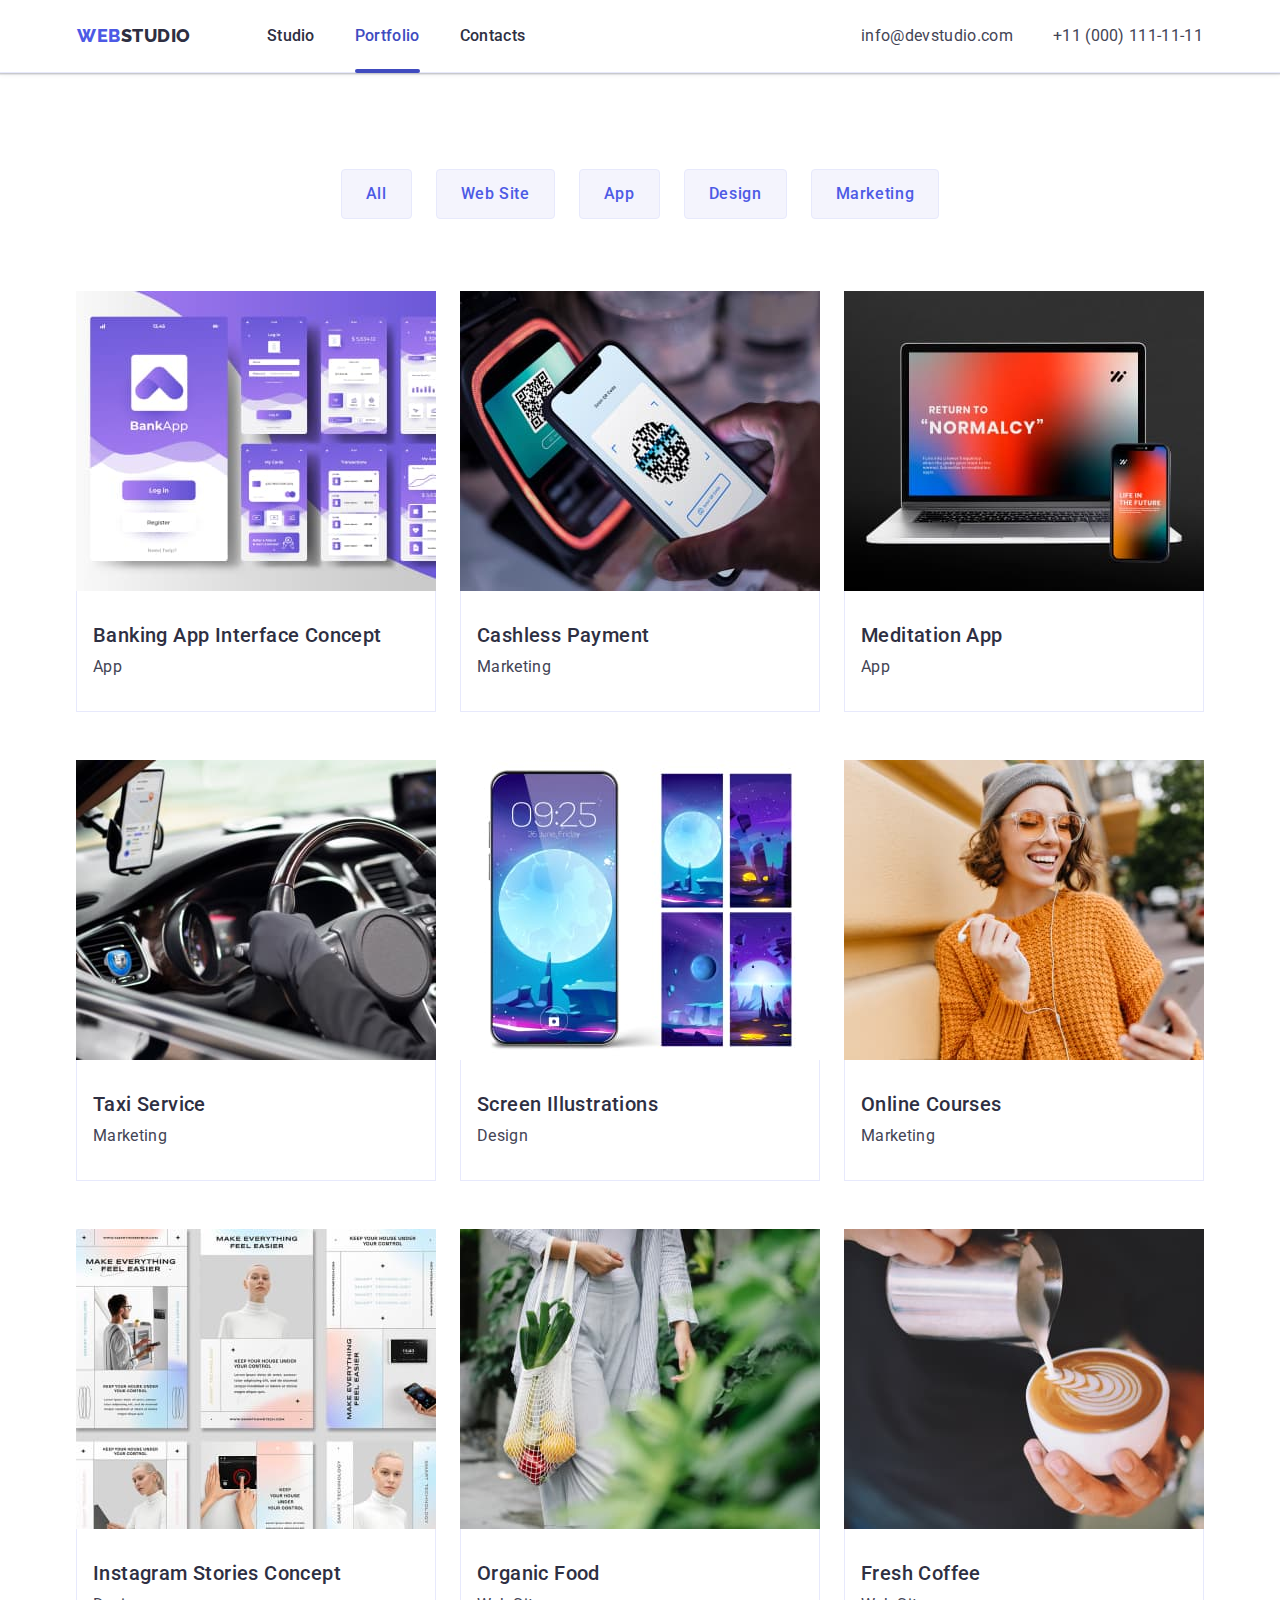
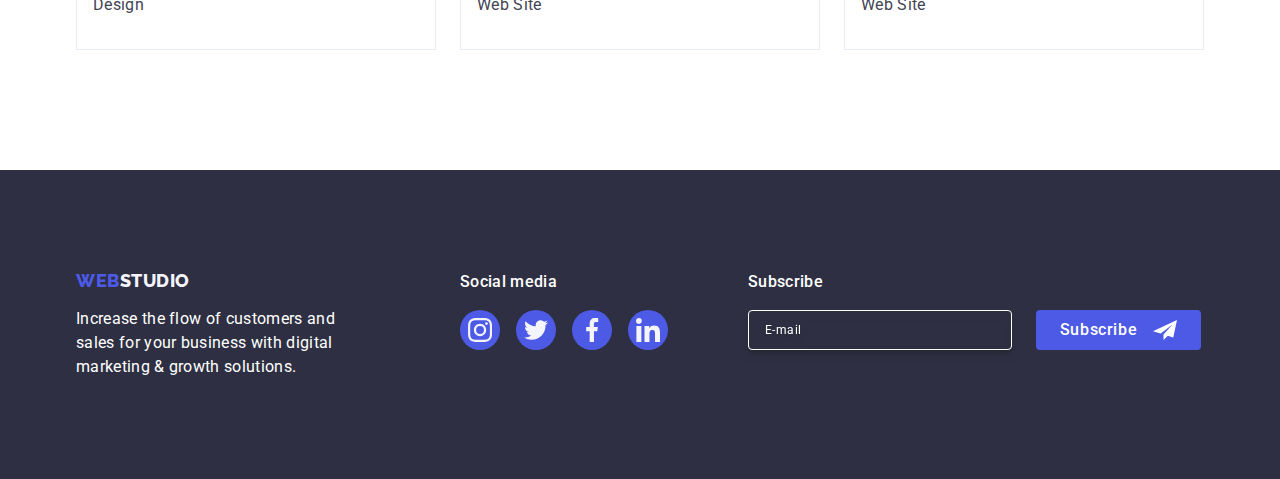
<file: portfolio.html>
<!DOCTYPE html>
<html lang="en">
  <head>
    <meta charset="UTF-8" />
    <meta http-equiv="X-UA-Compatible" content="IE=edge" />
    <meta name="viewport" content="width=device-width, initial-scale=1.0" />
    <title>Portfolio</title>
    <link rel="preconnect" href="https://fonts.googleapis.com" />
    <link rel="preconnect" href="https://fonts.gstatic.com" crossorigin />
    <link
      href="https://fonts.googleapis.com/css2?family=Raleway:wght@800&family=Roboto:wght@400;500;700;900&display=swap"
      rel="stylesheet"
    />
    <link rel="preconnect" href="https://fonts.gstatic.com" />
    <link
      rel="stylesheet"
      href="https://cdn.jsdelivr.net/npm/modern-normalize@1.1.0/modern-normalize.min.css"
    />
    <link rel="stylesheet" href="./css/styles.css" />
  </head>
  <body>
    <header class="header">
      <div class="header-container container">
        <nav class="header-nav">
          <a class="header-logo-link link" href="./index.html"
            >Web<span class="logo-up">Studio</span></a
          >
          <ul class="header-list list">
            <li class="header-item">
              <a class="header-link link" href="./index.html">Studio</a>
            </li>
            <li class="header-item">
              <a class="header-link link active" href="./portfolio.html">Portfolio</a>
            </li>
            <li class="header-item">
              <a class="header-link link" href="">Contacts</a>
            </li>
          </ul>
        </nav>
        <address class="header-address">
          <ul class="header-address-list list">
            <li class="header-address-item">
              <a class="header-address-link link" href="mailto:info@devstudio.com"
                >info@devstudio.com</a
              >
            </li>
            <li class="header-address-item">
              <a class="header-address-link link" href="tel:+110001111111">+11 (000) 111-11-11</a>
            </li>
          </ul>
        </address>
      </div>
    </header>
    <main class="main-portfolio">
      <section class="section portfolio">
        <div class="container">
          <h1 class="visually-hidden">Portfolio</h1>
          <ul class="portfolio-list-btn list">
            <li class="portfolio-item-btn">
              <button class="portfolio-btn" type="button">All</button>
            </li>
            <li class="portfolio-item-btn">
              <button class="portfolio-btn" type="button">Web Site</button>
            </li>
            <li class="portfolio-item-btn">
              <button class="portfolio-btn" type="button">App</button>
            </li>
            <li class="portfolio-item-btn">
              <button class="portfolio-btn" type="button">Design</button>
            </li>
            <li class="portfolio-item-btn">
              <button class="portfolio-btn" type="button">Marketing</button>
            </li>
          </ul>
          <ul class="portfolio-list list">
            <li class="portfolio-item">
              <a class="portfolio-link link" href="/">
                <div class="box-description">
                  <img
                    class="portfolio-img"
                    src="./images/img_portfolio/img-1.jpg"
                    alt="Bank app"
                    width="360"
                  />
                  <p class="overlay-text">
                    14 Stylish and User-Friendly App Design Concepts · Task Manager App · Calorie
                    Tracker App · Exotic Fruit Ecommerce App · Cloud Storage App
                  </p>
                </div>
                <div class="container-addition">
                  <h2 class="portfolio-title">Banking App Interface Concept</h2>
                  <p class="portfolio-text">App</p>
                </div>
              </a>
            </li>
            <li class="portfolio-item">
              <a class="portfolio-link link" href="/">
                <div class="box-description">
                  <img
                    class="portfolio-img"
                    src="./images/img_portfolio/img-2.jpg"
                    alt="QR code payment"
                    width="360"
                  />
                  <p class="overlay-text">
                    14 Stylish and User-Friendly App Design Concepts · Task Manager App · Calorie
                    Tracker App · Exotic Fruit Ecommerce App · Cloud Storage App
                  </p>
                </div>
                <div class="container-addition">
                  <h2 class="portfolio-title">Cashless Payment</h2>
                  <p class="portfolio-text">Marketing</p>
                </div>
              </a>
            </li>
            <li class="portfolio-item">
              <a class="portfolio-link link" href="/">
                <div class="box-description">
                  <img
                    class="portfolio-img"
                    src="./images/img_portfolio/img-3.jpg"
                    alt="Application on phone and laptop screens"
                    width="360"
                  />
                  <p class="overlay-text">
                    14 Stylish and User-Friendly App Design Concepts · Task Manager App · Calorie
                    Tracker App · Exotic Fruit Ecommerce App · Cloud Storage App
                  </p>
                </div>
                <div class="container-addition">
                  <h2 class="portfolio-title">Meditation App</h2>
                  <p class="portfolio-text">App</p>
                </div>
              </a>
            </li>
            <li class="portfolio-item">
              <a class="portfolio-link link" href="/">
                <div class="box-description">
                  <img
                    class="portfolio-img"
                    src="./images/img_portfolio/img-4.jpg"
                    alt="Taxi driver's hands on the steering wheel"
                    width="360"
                  />
                  <p class="overlay-text">
                    14 Stylish and User-Friendly App Design Concepts · Task Manager App · Calorie
                    Tracker App · Exotic Fruit Ecommerce App · Cloud Storage App
                  </p>
                </div>
                <div class="container-addition">
                  <h2 class="portfolio-title">Taxi Service</h2>
                  <p class="portfolio-text">Marketing</p>
                </div>
              </a>
            </li>
            <li class="portfolio-item">
              <a class="portfolio-link link" href="/">
                <div class="box-description">
                  <img
                    class="portfolio-img"
                    src="./images/img_portfolio/img-5.jpg"
                    alt="Screen Illustrations"
                    width="360"
                  />
                  <p class="overlay-text">
                    14 Stylish and User-Friendly App Design Concepts · Task Manager App · Calorie
                    Tracker App · Exotic Fruit Ecommerce App · Cloud Storage App
                  </p>
                </div>
                <div class="container-addition">
                  <h2 class="portfolio-title">Screen Illustrations</h2>
                  <p class="portfolio-text">Design</p>
                </div>
              </a>
            </li>
            <li class="portfolio-item">
              <a class="portfolio-link link" href="/">
                <div class="box-description">
                  <img
                    class="portfolio-img"
                    src="./images/img_portfolio/img-6.jpg"
                    alt="A girl with a phone in her hands"
                    width="360"
                  />
                  <p class="overlay-text">
                    14 Stylish and User-Friendly App Design Concepts · Task Manager App · Calorie
                    Tracker App · Exotic Fruit Ecommerce App · Cloud Storage App
                  </p>
                </div>
                <div class="container-addition">
                  <h2 class="portfolio-title">Online Courses</h2>
                  <p class="portfolio-text">Marketing</p>
                </div>
              </a>
            </li>
            <li class="portfolio-item">
              <a class="portfolio-link link" href="/">
                <div class="box-description">
                  <img
                    class="portfolio-img"
                    src="./images/img_portfolio/img-7.jpg"
                    alt="Instagram Stories Concept"
                    width="360"
                  />
                  <p class="overlay-text">
                    14 Stylish and User-Friendly App Design Concepts · Task Manager App · Calorie
                    Tracker App · Exotic Fruit Ecommerce App · Cloud Storage App
                  </p>
                </div>
                <div class="container-addition">
                  <h2 class="portfolio-title">Instagram Stories Concept</h2>
                  <p class="portfolio-text">Design</p>
                </div>
              </a>
            </li>
            <li class="portfolio-item">
              <a class="portfolio-link link" href="/">
                <div class="box-description">
                  <img
                    class="portfolio-img"
                    src="./images/img_portfolio/img-8.jpg"
                    alt="Organic Food"
                    width="360"
                  />
                  <p class="overlay-text">
                    14 Stylish and User-Friendly App Design Concepts · Task Manager App · Calorie
                    Tracker App · Exotic Fruit Ecommerce App · Cloud Storage App
                  </p>
                </div>
                <div class="container-addition">
                  <h2 class="portfolio-title">Organic Food</h2>
                  <p class="portfolio-text">Web Site</p>
                </div>
              </a>
            </li>
            <li class="portfolio-item">
              <a class="portfolio-link link" href="/">
                <div class="box-description">
                  <img
                    class="portfolio-img"
                    src="./images/img_portfolio/img-9.jpg"
                    alt="Coffee"
                    width="360"
                  />
                  <p class="overlay-text">
                    14 Stylish and User-Friendly App Design Concepts · Task Manager App · Calorie
                    Tracker App · Exotic Fruit Ecommerce App · Cloud Storage App
                  </p>
                </div>
                <div class="container-addition">
                  <h2 class="portfolio-title">Fresh Coffee</h2>
                  <p class="portfolio-text">Web Site</p>
                </div>
              </a>
            </li>
          </ul>
        </div>
      </section>
    </main>
    <footer class="footer">
      <div class="footer-container container">
        <div class="text-container">
          <a class="footer-logo-link link" href="./index.html"
            >WEB<span class="logo-down">Studio</span></a
          >
          <p class="footer-text">
            Increase the flow of customers and sales for your business with digital marketing &
            growth solutions.
          </p>
        </div>
        <div class="media-container">
          <p class="footer-paragrafs">Social media</p>
          <ul class="icon-media-list">
            <li class="icon-item">
              <a class="footer-media-link" href="">
                <svg class="footer-icon" width="24" height="24">
                  <use href="./images/icons.svg#instagram"></use>
                </svg>
              </a>
            </li>
            <li class="icon-item">
              <a class="footer-media-link" href="">
                <svg class="footer-icon" width="24" height="24">
                  <use href="./images/icons.svg#twitter"></use>
                </svg>
              </a>
            </li>
            <li class="icon-item">
              <a class="footer-media-link" href="">
                <svg class="footer-icon" width="24" height="24">
                  <use href="./images/icons.svg#facebook"></use>
                </svg>
              </a>
            </li>
            <li class="icon-item">
              <a class="footer-media-link" href="">
                <svg class="footer-icon" width="24" height="24">
                  <use href="./images/icons.svg#linkedin"></use>
                </svg>
              </a>
            </li>
          </ul>
        </div>
        <div class="form-container">
          <p class="footer-paragrafs">Subscribe</p>
          <form class="footer-form" name="email_form">
            <label class="footer-label">
              <input class="footer-input" type="email" name="useremail" placeholder="E-mail" />
            </label>
            <button class="footer-btn" type="submit">
              Subscribe
              <svg class="footer-btn-icon" width="24" height="24">
                <use href="./images/icons.svg#airplane"></use>
              </svg>
            </button>
          </form>
        </div>
      </div>
    </footer>
  </body>
</html>
</file>
<file: css/styles.css>
h1,
h2,
h3,
h4,
h5,
h6,
p {
  margin: 0;
}

ul {
  list-style-type: none;
  text-decoration: none;
  margin: 0;
  padding: 0;
}

img {
  display: block;
  max-width: 100%;
  height: auto;
}

button {
  cursor: pointer;
}

.section {
  max-width: 100%;
  margin: 0;
}

/* Base style for small devices */
.container {
  max-width: 428px;
  padding-left: 15px;
  padding-right: 15px;
  margin-left: auto;
  margin-right: auto;

  /* outline: 2px solid red;
  outline-offset: -2px;*/
} 

/* Tablet screen */
@media screen and (min-width: 768px) {
  .container {
    max-width: 768px;
  }
}

/* Destop-screen */

@media screen and (min-width: 1158px) {
  .container {
    max-width: 1158px;
  }
}

.link {
  text-decoration: none;
}

.visually-hidden {
  position: absolute;
  width: 1px;
  height: 1px;
  margin: -1px;
  border: 0;
  padding: 0;
  white-space: nowrap;
  clip-path: inset(100%);
  clip: rect(0 0 0 0);
  overflow: hidden;
}

:root {
  --primary-brand: #4d5ae5;
  --pressed-state: #404bbf;
  --dark: #2e2f42;
  --text: #434455;
  --white-background: #ffffff;
  --light: #f4f4fd;
  --modal-background: #e7e9fc;
  --light-slate: #8e8f99;
  --green: #31d0aa;
  --animation: 250ms cubic-bezier(0.4, 0, 0.2, 1);
}

/* Body */
body {
  font-family: "Roboto", sans-serif;
  color: var(--text);
  background-color: var(--white-background);
}

/*Header styles*/
.header {
  margin: 0 auto;
  border-bottom: 1px solid var(--modal-background);
  box-shadow: 0px 2px 1px rgba(46, 47, 66, 0.08), 0px 1px 1px rgba(46, 47, 66, 0.16),
    0px 1px 6px rgba(46, 47, 66, 0.08);
}

/* Tablet screen */

.header-container {
  padding-left: 16px;
  padding-right: 16px;
  display: flex;
  justify-content: space-between;
  align-items: center;
}

/* @media screen and (min-width: 428px) and (max-width: 768px) {
  .overlay {
    position: absolute;
    top: 0;
    left: 0;

    width: 100%;
    height: 100%;

    transform: translateY(100%);
    transition: transform var(--animation);

    background: var(--primary-brand);
    padding: 40px 32px;

    font-size: 16px;
    line-height: 1.5;
    letter-spacing: 0.02em;
    color: var(--light);
  }
} */ 


@media screen and (min-width: 768px) {
  .menu-toggle {
    display: none;
  }
}

.header-nav {
  display: flex;
  align-items: center;
}

.header-logo-link {
  font-family: "Raleway", sans-serif;
  font-weight: 800;
  font-size: 18px;
  line-height: 1.17;
  letter-spacing: 0.03em;
  color: var(--primary-brand);
  text-transform: uppercase;
  padding: 24px 0;
}

@media screen and (min-width: 768px) {
  .header-logo-link {
    margin-right: 120px;
  }
}

@media screen and (min-width: 1158px) {
  .header-logo-link {
    margin-right: 76px;
  }
}

.logo-up {
  color: var(--dark);
}

.header-list {
  display: none;
}

@media screen and (min-width: 768px) {
  .header-list {
    list-style: none;
    display: flex;
    gap: 40px;
  }
}
.header-item {
}

.header-link {
  position: relative;
  font-weight: 500;
  font-size: 16px;
  line-height: 1.5;
  letter-spacing: 0.02em;
  color: var(--dark);
  display: block;
  padding: 24px 0;
  transition: color var(--animation);
}

.header-link.active::after {
  content: "";
  position: absolute;
  bottom: -1px;
  left: 0;
  display: block;
  width: 100%;
  height: 4px;
  color: var(--pressed-state);
  border-radius: 2px;
}
.header-link.active {
  color: var(--pressed-state);
}

.header-link:hover,
.header-link:focus {
  color: var(--pressed-state);
}

.header-address {
  display: none;
}

/* Tablet screen */
@media screen and (min-width: 768px) and (max-width: 1157px) {
  .header-address {
    display: flex;
    font-style: normal;
  }
}

@media screen and (min-width: 1158px) {
  .header-address {
    display: flex;
    font-style: normal;
  }
}

/* Tablet screen */
@media screen and (min-width: 768px) and (max-width: 1157px) {
  .header-address-list {
    display: flex;
    flex-direction: column;
    gap: 12px;
    list-style: none;
  }
}

@media screen and (min-width: 1158px) {
  .header-address-list {
    display: flex;
    gap: 40px;
    list-style: none;
  }
}

.header-address-item {
}

@media screen and (min-width: 768px) and (max-width: 1157px) {
  .header-address-link {
    font-size: 12px;
    line-height: 1.16;
    letter-spacing: 0.04em;
    color: var(--text);
    display: block;
    transition: color var(--animation);
  }
}

@media screen and (min-width: 1158px) {
  .header-address-link {
    font-size: 16px;
    line-height: 1.5;
    letter-spacing: 0.02em;
    color: var(--text);
    display: block;
    padding: 24px 0;
    transition: color var(--animation);
  }
}

.header-address-link:hover,
.header-address-link:focus {
  color: var(--pressed-state);
}

/* Main */
.main {
  margin: 0;
}

/* Section 1 hero */

.hero {
  margin: 0 auto;
  padding-top: 112px;
  padding-bottom: 112px;
  max-width: 428px;
  background: var(--dark);
  background-image: linear-gradient(rgba(46, 47, 66, 0.7), rgba(46, 47, 66, 0.7)),
    url(../images/hero/bg_mob@1x.jpg);
  background-repeat: no-repeat;
  background-position: center;
  background-size: cover;
}


/* Retina screen */
@media (min-device-pixel-ratio: 2),
(min-resolution: 192dpi),
(min-resolution: 2dppx) {
  .hero {
    background-image: linear-gradient(rgba(46, 47, 66, 0.7), rgba(46, 47, 66, 0.7)),
      url(../images/hero/bg_mob@2x.jpg);
  }
}

@media screen and (min-width: 429px) {
  .hero {
    max-width: 768px;
    background-image: linear-gradient(rgba(46, 47, 66, 0.7), rgba(46, 47, 66, 0.7)),
      url(../images/hero/bg_tablet@1x.jpg);
  }

         @media (min-device-pixel-ratio: 2),
         (min-resolution: 192dpi),
         (min-resolution: 2dppx) {
           .hero {
         background-image: linear-gradient(rgba(46, 47, 66, 0.7), rgba(46, 47, 66, 0.7)),
           url(../images/hero/bg_tablet@2x.jpg);
       }
     }
}

@media screen and (min-width: 769px) {
  .hero {
    max-width: 1158px;
   background-image: linear-gradient(rgba(46, 47, 66, 0.7), rgba(46, 47, 66, 0.7)),
    url(../images/hero/bg_desktop@1x.jpg)
  }

        @media (min-device-pixel-ratio: 2),
        (min-resolution: 192dpi),
        (min-resolution: 2dppx) {
          .hero {
        background-image: linear-gradient(rgba(46, 47, 66, 0.7), rgba(46, 47, 66, 0.7)),
          url(../images/hero/bg_desktop@2x.jpg);
      }
    }
}


@media screen and (min-width: 768px) {
  .hero {
   
  }
}

@media screen and (min-width: 1158px) {
  .hero {
    padding-top: 188px;
    padding-bottom: 188px;
    max-width: 1440px;
  }
}

.hero-container {
  display: flex;
  flex-direction: column;
  align-items: center;
  justify-content: center;
  gap: 72px;
}

@media screen and (min-width: 768px) {
  .hero-container {
    gap: 36px;
  }
}

@media screen and (min-width: 1158px) {
  .hero-container {
    gap: 48px;
  }
}

.hero-title {
  font-weight: 700;
  font-size: 36px;
  line-height: 1.11;
  text-align: center;
  letter-spacing: 0.02em;
  color: var(--white-background);
  max-width: 320px;
}

@media screen and (min-width: 768px) {
  .hero-title {
    font-size: 56px;
    line-height: 1.07;
    max-width: 496px;
  }
}

.hero-btn {
  font-family: "Roboto", sans-serif;
  font-weight: 500;
  font-size: 16px;
  line-height: 1.5;
  letter-spacing: 0.04em;
  color: var(--white-background);
  background-color: var(--primary-brand);
  border: var(--primary-brand);
  cursor: pointer;
  min-width: 169px;
  border-radius: 4px;
  box-shadow: 0px 4px 4px 0px rgba(0, 0, 0, 0.15);
  padding: 16px 32px;
  margin: 0 auto;
  display: block;
  transition: background-color var(--animation);
}

.hero-btn:hover,
.hero-btn:focus {
  background: var(--pressed-state);
}

/* Section 2 benefits */

/* Base style for small devices */
.benefits {
  padding-top: 96px;
  padding-bottom: 96px;
}

/* Destop-screen */

@media screen and (min-width: 1158px) {
  .benefits {
    padding-top: 120px;
    padding-bottom: 120px;
  }
}

.benefits-list {
  display: flex;
  flex-direction: column;
  /* justify-content: center;
  align-items: center; */
  gap: 72px;
  padding: 0;
}

/* Tablet screen */
@media screen and (min-width: 768px) {
  .benefits-list {
    flex-wrap: wrap;
    flex-direction: row;
    column-gap: 24px;
    row-gap: 72px;
  }
}

/* Destop-screen */

@media screen and (min-width: 1158px) {
  .benefits-list {
    gap: 24px;
  }
}

.benefits-item {
}

@media screen and (min-width: 768px) {
  .benefits-item {
    width: calc((100% - 24px) / 2);
  }
}

/* Destop-screen */
@media screen and (min-width: 1158px) {
  .benefits-item {
    width: calc((100% - 3 * 24px) / 4);
  }
}

/* Base style for small devices */

.benefits-icon-box {
  display: none;
}

/* Destop-screen */
@media screen and (min-width: 1158px) {
  .benefits-icon-box {
    display: flex;
    justify-content: center;
    align-items: center;
    height: 112px;
    background-color: var(--light);
    border-radius: 4px;
    margin-bottom: 8px;
  }
}

/* Base style for small devices */
.benefits-title {
  font-weight: 700;
  font-size: 36px;
  line-height: 1.2;
  letter-spacing: 0.02em;
  /* letter-spasing в em? */
  color: var(--dark);
  margin-bottom: 8px;
  text-align: center;
}

@media screen and (min-width: 768px) {
  .benefits-title {
    text-align: start;
  }
}

/* Destop-screen */
@media screen and (min-width: 1158px) {
  .benefits-title {
    font-weight: 500;
    font-size: 20px;
  }
}

/* Base style for small devices */
.benefits-text {
  font-size: 16px;
  font-weight: 500;
  line-height: 1.5;
  letter-spacing: 0.02em;
  color: var(--text);
}

/* Destop-screen */
@media screen and (min-width: 1158px) {
  .benefits-text {
    font-weight: 400;
  }
}
/* Section 3 made */

.made {
  display: none;
}

@media screen and (min-width: 768px) {
  .made {
    display: none;
  }
}

/* Destop-screen */
@media screen and (min-width: 1158px) {
  .made {
    display: flex;
    margin: 0;
    padding-bottom: 120px;
  }
}

.made-title,
.team-title,
.customers-title {
  font-weight: 700;
  font-size: 36px;
  line-height: 1.11;
  text-align: center;
  letter-spacing: 0.02em;
  text-transform: capitalize;
  color: var(--dark);
  margin-bottom: 72px;
}


/* Destop-screen */
@media screen and (min-width: 1158px) {
  .made-list {
    display: flex;
    flex-basis: 1128px;
    gap: 24px;
  }
}

/* Destop-screen */
@media screen and (min-width: 1158px) {
  .made-item {
    width: calc((100% - 48px) / 3);
  }
}

/* Destop-screen */
@media screen and (min-width: 1158px) {
  .made-img {
    padding: 0;
  }
}

/* Section 4 team */

/* Base style for small devices */
.team {
  background: var(--light);
  margin: 0 auto;
  padding-top: 96px;
  padding-bottom: 96px;
}

/* Destop-screen */
@media screen and (min-width: 1158px) {
  .team {
    padding-top: 120px;
    padding-bottom: 120px;
  }
}

/* Base style for small devices */
.team-list {
  display: flex;
  flex-direction: column;
  justify-content: center;
  align-items: center;
  gap: 72px;
}

/* Tablet screen */
@media screen and (min-width: 768px) {
  .team-list {
    flex-wrap: wrap;
    flex-direction: row;
    column-gap: 24px;
    row-gap: 64px;
  }
}

/* Destop-screen */
@media screen and (min-width: 1158px) {
  .team-list {
    display: flex;
    gap: 24px;
  }
}

/* Base style for small devices */
.team-item {
  width: 264px;
  background-color: var(--white-background);
  border-radius: 0px 0px 4px 4px;
  box-shadow: 0px 2px 1px 0px rgba(46, 47, 66, 0.08), 0px 1px 1px 0px rgba(46, 47, 66, 0.16),
    0px 1px 6px 0px rgba(46, 47, 66, 0.08);
}

/* Destop-screen */
@media screen and (min-width: 1158px) {
  .team-item {
    width: calc((100% - 72px) / 4);
  }
}

.team-img {
  padding: 0;
}

.container-team-text {
  text-align: center;
  padding: 32px 0px;
}

.team-subtitle {
  font-weight: 500;
  font-size: 20px;
  line-height: 1.2;
  letter-spacing: 0.02em;
  color: var(--dark);
  margin-bottom: 8px;
}

.team-text {
  font-size: 16px;
  line-height: 1.5;
  letter-spacing: 0.02em;
  margin-bottom: 8px;
}

.icon-list {
  display: flex;
  justify-content: center;
  align-items: center;
  gap: 24px;
}

.icon-item {
  width: 40px;
  height: 40px;
}

.team-media-link {
  width: 100%;
  height: 100%;
  display: flex;
  justify-content: center;
  align-items: center;

  background-color: var(--primary-brand);
  border-radius: 50%;
  transition: background-color var(--animation);
}

.team-media-link:hover,
.team-media-link:focus {
  background-color: var(--pressed-state);
}

.team-icon {
  fill: var(--light);
}

/* Customers section 5 */

/* Base style for small devices */
.customers {
  margin: 0;
  padding-top: 96px;
  padding-bottom: 96px;
}

/* Destop-screen */
@media screen and (min-width: 1158px) {
  .customers {
    padding-top: 120px;
    padding-bottom: 120px;
  }
}

/* Base style for small devices */
.customers-list {
  display: flex;
  flex-wrap: wrap;
  justify-content: center;
  column-gap: 16px;
  row-gap: 72px;
  padding: 0;
}

/* Tablet screen */
@media screen and (min-width: 768px) {
  .customers-list {
    column-gap: 24px;
  }
}

/* Destop-screen */
@media screen and (min-width: 1158px) {
  .customers-list {
    gap: 24px;
  }
}

/* Base style for small devices */
.customers-item {
  width: 190px;
  height: 88px;
}

/* Tablet screen */
@media screen and (min-width: 768px) {
  .customers-item {
    width: 168px;
  }
}

/* Destop-screen */
@media screen and (min-width: 1158px) {
  .customers-item {
    width: calc((100% - 120px) / 6);
  }
}

.customers-link {
  display: flex;
  justify-content: center;
  align-items: center;
  width: 100%;
  height: 100%;
  border: 1px solid var(--light-slate);
  border-radius: 4px;
  color: var(--light-slate);
  transition: border-color var(--animation), color var(--animation);
}

.customers-link:hover,
.customers-link:focus {
  color: var(--pressed-state);
  border-color: var(--pressed-state);
}

.customers-icon {
  fill: currentColor;
}

/* Footer */

/* Base style for small devices */
.footer {
  background: var(--dark);
  margin: 0 auto;
  padding-top: 97.5px;
  padding-bottom: 96px;
}

/* Destop-screen */
@media screen and (min-width: 1158px) {
  .footer {
    padding: 100px 0;
  }
}

/* Base style for small devices */
.footer-container {
}

@media screen and (max-width: 767px) {
  .footer-container {
    display: flex;
    flex-direction: column;
    gap: 72px;
  }
}

/* Tablet screen */
@media screen and (min-width: 768px) and (max-width: 1157px) {
  .footer-container {
    display: flex;
    flex-wrap: wrap;
    column-gap: 24px;
    row-gap: 72px;
    width: 552px;
  }
}

/* Destop-screen */
@media screen and (min-width: 1158px) {
  .footer-container {
    display: flex;
    align-items: baseline;
  }
}

.footer-logo-link {
  font-family: "Raleway", sans-serif;
  font-weight: 800;
  font-size: 18px;
  line-height: 1.17;
  letter-spacing: 0.03em;
  color: var(--primary-brand);
  text-transform: uppercase;
  display: inline-block;
  margin-bottom: 16px;
}

.logo-down {
  color: var(--light);
}

.footer-text {
  font-size: 16px;
  line-height: 1.5;
  letter-spacing: 0.02em;
  color: var(--white-background);
  width: 264px;
  text-align: left;
}

/* Base style for small devices */
.text-container {
}

@media screen and (max-width: 767px) {
  .text-container {
    width: 268px;
    text-align: center;
    margin: 0 auto;
  }
}

/* Destop-screen */
@media screen and (min-width: 1158px) {
  .text-container {
    margin-right: 120px;
  }
}

@media screen and (min-width: 1158px) {
  .media-container {
    margin-right: 80px;
  }
}

.media-container {
}

@media screen and (max-width: 767px) {
  .media-container {
    width: 208px;
    text-align: center;
    margin: 0 auto;
  }
}

.footer-paragrafs {
  font-weight: 500;
  font-size: 16px;
  line-height: 1.5;
  letter-spacing: 0.02em;
  color: var(--white-background);
  margin-bottom: 16px;
}

.icon-media-list {
  display: flex;
  gap: 16px;
}

.icon-item {
  width: 40px;
  height: 40px;
}

.footer-media-link {
  width: 100%;
  height: 100%;
  background-color: var(--primary-brand);
  border-radius: 50%;
  display: flex;
  align-items: center;
  justify-content: center;
  transition: background-color var(--animation);
}

.footer-media-link:hover,
.footer-media-link:focus {
  background-color: var(--green);
}

.footer-icon {
  fill: var(--light);
}

.form-container {
}

@media screen and (max-width: 767px) {
  .form-container {
    display: flex;
    flex-direction: column;
    align-items: center;
    justify-content: center;
  }
}

/* Destop-screen */
@media screen and (min-width: 768px) {
  .footer-form {
    display: flex;
    gap: 24px;
  }
}

.footer-label{}

@media (max-width: 427.8px) {
.footer-label {
  margin-bottom: 16px;
}
}

.footer-input {
  display: block;
  width: 264px;
  height: 40px;
  border-radius: 4px;
  border: 1px solid var(--white-background);
  box-shadow: 0px 4px 4px 0px rgba(0, 0, 0, 0.15);
  background-color: transparent;

  font-size: 12px;
  line-height: 1.5;
  letter-spacing: 0.04em;
  padding-left: 16px;
  filter: drop-shadow(0px 4px 4px rgba(0, 0, 0, 0.15));
  color: var(--white-background);
}

input::placeholder {
  color: var(--white-background);
}

@media (max-width: 427.8px) {
  .footer-input {
    width: 300px;
    margin-bottom: 16px;
  }
}

@media screen and (min-width: 428px) and (max-width: 767px) {
  .footer-input {
    width: 398px;
    margin-bottom: 16px;
  }
}

.footer-btn {
  font-family: "Roboto", sans-serif;
  font-weight: 500;
  font-size: 16px;
  line-height: 1.5;
  letter-spacing: 0.04em;
  color: var(--white-background);
  background-color: var(--primary-brand);
  border: none;
  cursor: pointer;
  min-width: 165px;
  height: 40px;
  border-radius: 4px;
  display: flex;
  justify-content: center;
  align-items: center;
}

@media screen and (max-width: 767px) {
  .footer-btn {
    margin: 0 auto;
    align-items: center;
  }
}

.footer-btn-icon {
  margin-left: 16px;
  fill: var(--white-background);
}

/* Portfolio main*/

.main-portfolio {
  margin: 0;
}

/* Section portfolio */

.portfolio {
  margin: 0;
  max-width: 100%;
  padding-top: 96px;
  padding-bottom: 120px;
}

.header-link.active::after {
  content: "";
  position: absolute;
  bottom: -1px;
  left: 0;
  display: block;
  width: 100%;
  height: 4px;
  background-color: var(--pressed-state);
  border-radius: 2px;
}

.portfolio-list-btn {
  display: flex;
  justify-content: center;
  min-width: 586px;
  gap: 24px;
  margin-bottom: 72px;
}

.portfolio-item-btn {  
}

.portfolio-btn {
  font-family: "Roboto", sans-serif;
  font-weight: 500;
  font-size: 16px;
  line-height: 1.5;
  letter-spacing: 0.04em;
  background: var(--light);
  border: 1px solid var(--modal-background);
  border-radius: 4px;
  color: var(--primary-brand);
  cursor: pointer;
  padding: 12px 24px;
  transition: color 250ms cubic-bezier(0.4, 0, 0.2, 1),
  background-color 250ms cubic-bezier(0.4, 0, 0.2, 1),
  border-color 250ms cubic-bezier(0.4, 0, 0.2, 1),
  box-shadow 250ms cubic-bezier(0.4, 0, 0.2, 1);
}

.portfolio-btn:hover,
.portfolio-btn:focus {
  background: var(--pressed-state);
  color: var(--white-background);
  border: 1px solid transparent;
  box-shadow: 0px 2px 2px 0px rgba(0, 0, 0, 0.12), 0px 2px 1px 0px rgba(0, 0, 0, 0.08), 0px 3px 1px 0px rgba(0, 0, 0, 0.10);

}

.portfolio-list {
 display: flex;
 flex-wrap: wrap;
 column-gap: 24px;
 row-gap: 48px;
 padding: 0;
}

.portfolio-item{
  width: calc((100% - 48px) / 3);
}

.portfolio-:hover,
.portfolio-:focus {}

.portfolio-link {
  display: block;
  transition: box-shadow 250ms cubic-bezier(0.4, 0, 0.2, 1);
    position: relative;
    min-width: 360px;
    transition: box-shaddow var(--animation);
    overflow: hidden;
    }

.portfolio-link:hover,
.portfolio-link:focus {
box-shadow: 0px 1px 6px rgba(46, 47, 66, 0.08), 0px 1px 1px rgba(46, 47, 66, 0.16), 0px 2px 1px rgba(46, 47, 66, 0.08);
}

.portfolio-img {}


/* Overlay  */
.box-description {
  position: relative;
  overflow: hidden;
}


.overlay-text {
  position: absolute;
  top: 0;
  left: 0;

  width: 100%;
  height: 100%;

  transform: translateY(100%);
  transition: transform var(--animation);

  background: var(--primary-brand);
  padding: 40px 32px;

  font-size: 16px;
  line-height: 1.5;
  letter-spacing: 0.02em;
  color: var(--light);
}


.portfolio-link:hover .overlay-text,
.portfolio-link:focus .overlay-text {
  transform: translateY(0);
} 

.container-addition{
  padding: 32px 16px;
  border: 1px solid var(--modal-background);
  border-top: none;
}

.portfolio-title  {
  font-weight: 500;
  font-size: 20px;
  line-height: 1.2;
  letter-spacing: 0.02em;
  color: var(--dark);
  margin-bottom: 8px;
}

.portfolio-text {
  font-size: 16px;
  line-height: 1.5;
  letter-spacing: 0.02em;
  color: var(--text);
}

/* modal class */

.backdrop {
  position: fixed;
  top: 0;
  left: 0;
  width: 100%;
  height: 100%;
  background: var(--navyblue-modal, rgba(46, 47, 66, 0.4));
  transition: opacity 250ms cubic-bezier(0.4, 0, 0.2, 1),
    visibility 250ms cubic-bezier(0.4, 0, 0.2, 1);
    overflow: scroll;
}

.is-hidden {
  opacity: 0;
  visibility: hidden;
  pointer-events: none;
}

.modal-box {
  position: absolute;
  top: 20%;
  left: 50%;
  transform: translateX(-50%);
  width: 392px;
  min-height: 584px;
  border-radius: 4px;
  background: var(--dairy, #fcfcfc);
  box-shadow: 0px 2px 1px 0px rgba(0, 0, 0, 0.2), 0px 1px 3px 0px rgba(0, 0, 0, 0.12),
    0px 1px 1px 0px rgba(0, 0, 0, 0.14);
  transition: transform 250ms cubic-bezier(0.4, 0, 0.2, 1);
  padding: 72px 16px 24px 16px;
  display: flex;
  flex-direction: column;
}

@media (max-width: 428px) {
  .modal-box{
    width: 300px;
  }
}

@media screen and (min-width: 768px) {
  .modal-box {
    padding: 72px 24px 24px 24px;
    min-width: 408px;
  }
}

.modal-btn {
  position: absolute;
  top: 24px;
  right: 24px;
  width: 24px;
  height: 24px;
  border: 1px solid rgba(0, 0, 0, 0.1);
  border-radius: 50%;
  padding: 0;
  display: flex;
  align-items: center;
  justify-content: center;
  background-color: var(--modal-background);
  transition: background-color 250ms cubic-bezier(0.4, 0, 0.2, 1),
    border 250ms cubic-bezier(0.4, 0, 0.2, 1);
}

.modal-btn:hover,
.modal-btn:focus {
  background-color: var(--pressed-state);
  border: none;
}

.modal-btn:hover .modal-icon,
.modal-btn:focus .modal-icon {
  fill: var(--white-background);
}

.modal-icon {
  fill: var(--dark);
  margin: 8px;
  border: none;
  transition: fill 250ms cubic-bezier(0.4, 0, 0.2, 1);
}

.modal-text {
  text-align: center;
  width: 360px;
  font-weight: 500;
  font-size: 16px;
  line-height: 1.5;
  letter-spacing: 0.02em;
  color: var(--dark);
  margin-bottom: 16px;
}

@media (max-width: 428px) {
  .modal-text {
    width: 265px;
    font-size: 12px;
  }
}

.label-form-box {
  margin-bottom: 8px;
}

.form {
}

.form-label {
  display: block;
  margin-bottom: 4px;
  color: var(--light-slate, #8e8f99);
  font-size: 12px;
  font-weight: 400;
  line-height: 1.17;
  letter-spacing: 0.04em;
}

.input-icon-box {
  position: relative;
}

.form-input {
  width: 100%;
  height: 40px;
  padding-left: 38px;
  outline: transparent;
  background-color: transparent;
  transition: border-color 250ms cubic-bezier(0.4, 0, 0.2, 1);
  border-radius: 4px;
  border: 1px solid var(--navyblue-modal, rgba(46, 47, 66, 0.4));
}

.form-input:focus {
  border-color: var(--primary-brand);
}

.input-icon {
  position: absolute;
  top: 50%;
  left: 16px;
  transform: translateY(-50%);
  transition: fill 250ms cubic-bezier(0.4, 0, 0.2, 1);
}

.form-input:focus + .input-icon {
  fill: var(--primary-brand);
}

.label-form-box-textarea {
  margin-bottom: 16px;
}

.form-textarea {
  display: block;
  flex-direction: column;
  width: 100%;
  height: 120px;
  font-size: 12px;
  line-height: 1.17;
  letter-spacing: 0.04em;
  color: rgba(46, 47, 66, 0.4);
  background-color: transparent;
  padding: 8px 16px;
  resize: none;
  border-radius: 4px;
  border: 1px solid rgba(46, 47, 66, 0.4);
  outline: transparent;
  transition: border-color 250ms cubic-bezier(0.4, 0, 0.2, 1);
}

.form-textarea:focus {
  border-color: var(--primary-brand);
}

.box-checkbox {
  margin-bottom: 24px;
}

.checkbox-label {
  color: var(--light-slate);
  font-size: 12px;
  line-height: 1.17;
  letter-spacing: 0.04em;
}

.checkbox-icon {
}

.input-checkbox {
  width: 16px;
  height: 16px;
  border-radius: 2px;
  background-color: var(--white-background);
  border: 1px solid var(--navyblue-modal, rgba(46, 47, 66, 0.4));
  transition: background-color 250ms cubic-bezier(0.4, 0, 0.2, 1);
}

.modal-checkbox-span {
  width: 16px;
  height: 16px;
  margin-right: 8px;
  border: 1px solid rgba(46, 47, 66, 0.4);
  border-radius: 2px;
  transition: background-color 250ms cubic-bezier(0.4, 0, 0.2, 1),
    border 250ms cubic-bezier(0.4, 0, 0.2, 1), fill 250ms cubic-bezier(0.4, 0, 0.2, 1);
  display: inline-flex;
  align-items: center;
  justify-content: center;
  fill: transparent;
}
.input-checkbox:checked + .checkbox-label .modal-checkbox-span {
  background-color: var(--pressed-state);
  border: none;
  fill: var(--light);
}

.modal-link {
  color: var(--primary-brand);
}

.form-btn {
  font-family: "Roboto", sans-serif;
  font-weight: 500;
  font-size: 16px;
  line-height: 1.5;
  letter-spacing: 0.04em;
  color: var(--white-background);
  background-color: var(--primary-brand);
  border: var(--primary-brand);
  cursor: pointer;
  min-width: 169px;
  height: 56px;
  border: none;
  border-radius: 4px;
  box-shadow: 0px 4px 4px 0px rgba(0, 0, 0, 0.15);
  padding: 16px 32px;
  margin: 0 auto;
  display: block;
  transition: background-color 250ms cubic-bezier(0.4, 0, 0.2, 1);
}

.form-btn:hover,
.form-btn:focus {
  background: var(--pressed-state);
}

/* mobile-menu */

.menu-toggle {
  min-height: 24px;
  min-width: 24px;
  display: flex;
  align-items: center;
  justify-content: center;

  padding: 0;
  background-color: transparent;
  border: none;
  outline: none;
}

@media (min-width: 768px) {
  .menu-toggle {
    display: none;
  }
}

.menu-toggle-icon {
    stroke: var(--dark);
    /* fill: var(--modal-background); */
    stroke-width: 1px;
  
}

.menu-container {
  display: flex;
    flex-direction: column;
    justify-content: space-between;
  position: fixed;
  top: 0;
  left: 0;
  width: 100vw;
  height: 100vh;
  padding: 80px 35px 40px 40px;
  background-color: var(--white-background);
  z-index: 999;

  transform: translateX(100%);
  transition: transform 250ms ease-in-out;
}

.menu-container.is-open {
  transform: translateX(0);
}

.menu-container .menu-toggle {
  position: absolute;
  top: 24px;
  right: 24px;
  color: var(--dark);
}




.mobile-menu-list {
  display: flex;
  flex-direction: column;
  gap: 40px;
      width: 151px;
      height: 200px;
}


.mobile-menu-item {}

.menu-link {
  font-size: 36px;
    font-weight: 700;
    line-height: 1.11;
    letter-spacing: 0.02em;
    color: var(--dark);
}


.menu-link.active {
  color: var(--pressed-state);
}

.menu-nav-container{
}

.mobile-menu-address {
  font-style: normal;
  margin-bottom: 48px;
}

.mobile-address-list {
  display: flex;
  flex-direction: column;
  gap: 24px;
}

.mobile-address-item {}

.mobile-address-link-mail {
  font-family: "Roboto", sans-serif;
  color: var(--text);
  font-size: 20px;
  font-weight: 500;
  line-height: 1.2;
  letter-spacing: 0.02em;
}

.mobile-address-link-tel {
    font-family: "Roboto", sans-serif;
    color: var(--primary-brand);
    font-size: 36px;
    font-weight: 700;
    line-height: 1.11;
    letter-spacing:0.02em;
}

@media (max-width: 427.8px){
  .mobile-address-link-tel{
    font-size: 24px;
  }
}

.mobile-menu-icon-list {
  display: flex;
  gap: 56px;
}

@media (max-width: 428px) {
  .mobile-menu-icon-list {
    gap: 20px;
  }
}

.mobile-icon-item {
    width: 40px;
    height: 40px;
}

.mobile-menu-media-link {
    width: 100%;
    height: 100%;
    background-color: var(--primary-brand);
    border-radius: 50%;
    display: flex;
    align-items: center;
    justify-content: center;
}

.mobile-menu-icon {
    fill: var(--light);
}
</file>
